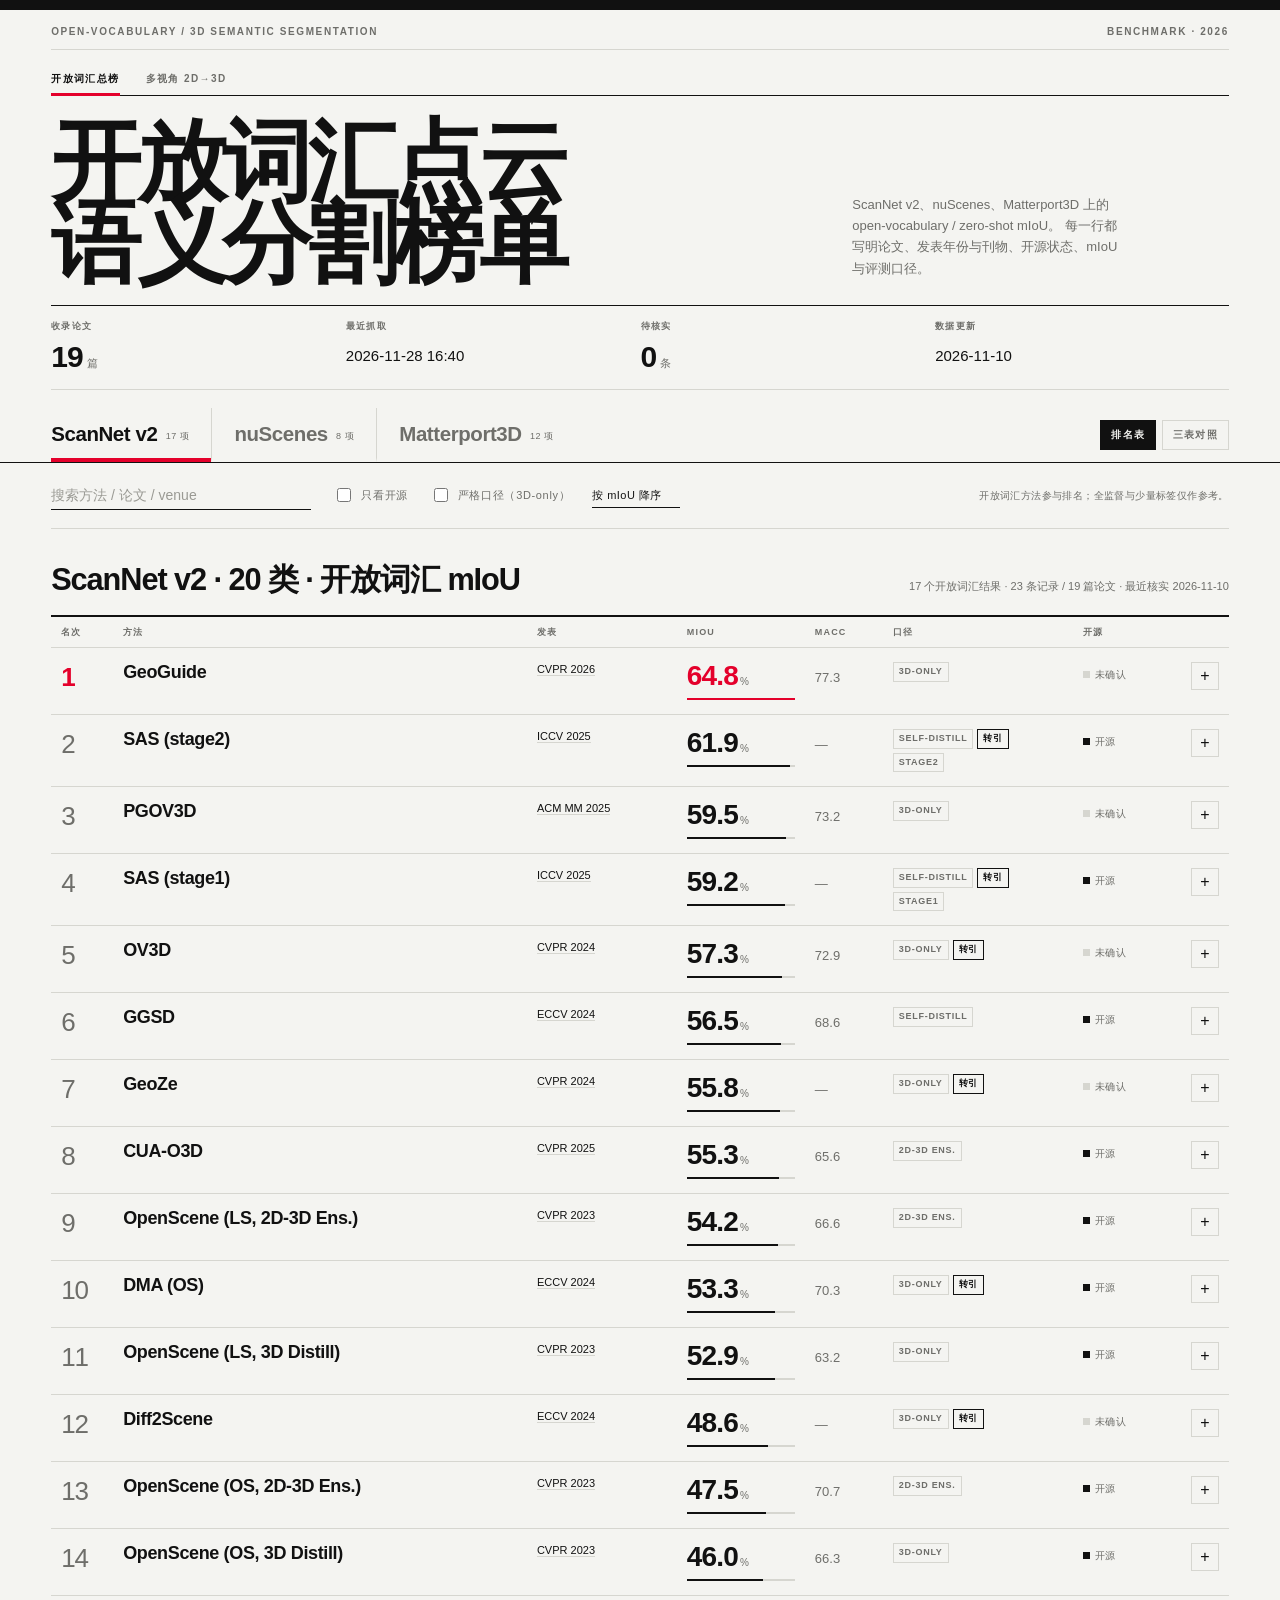
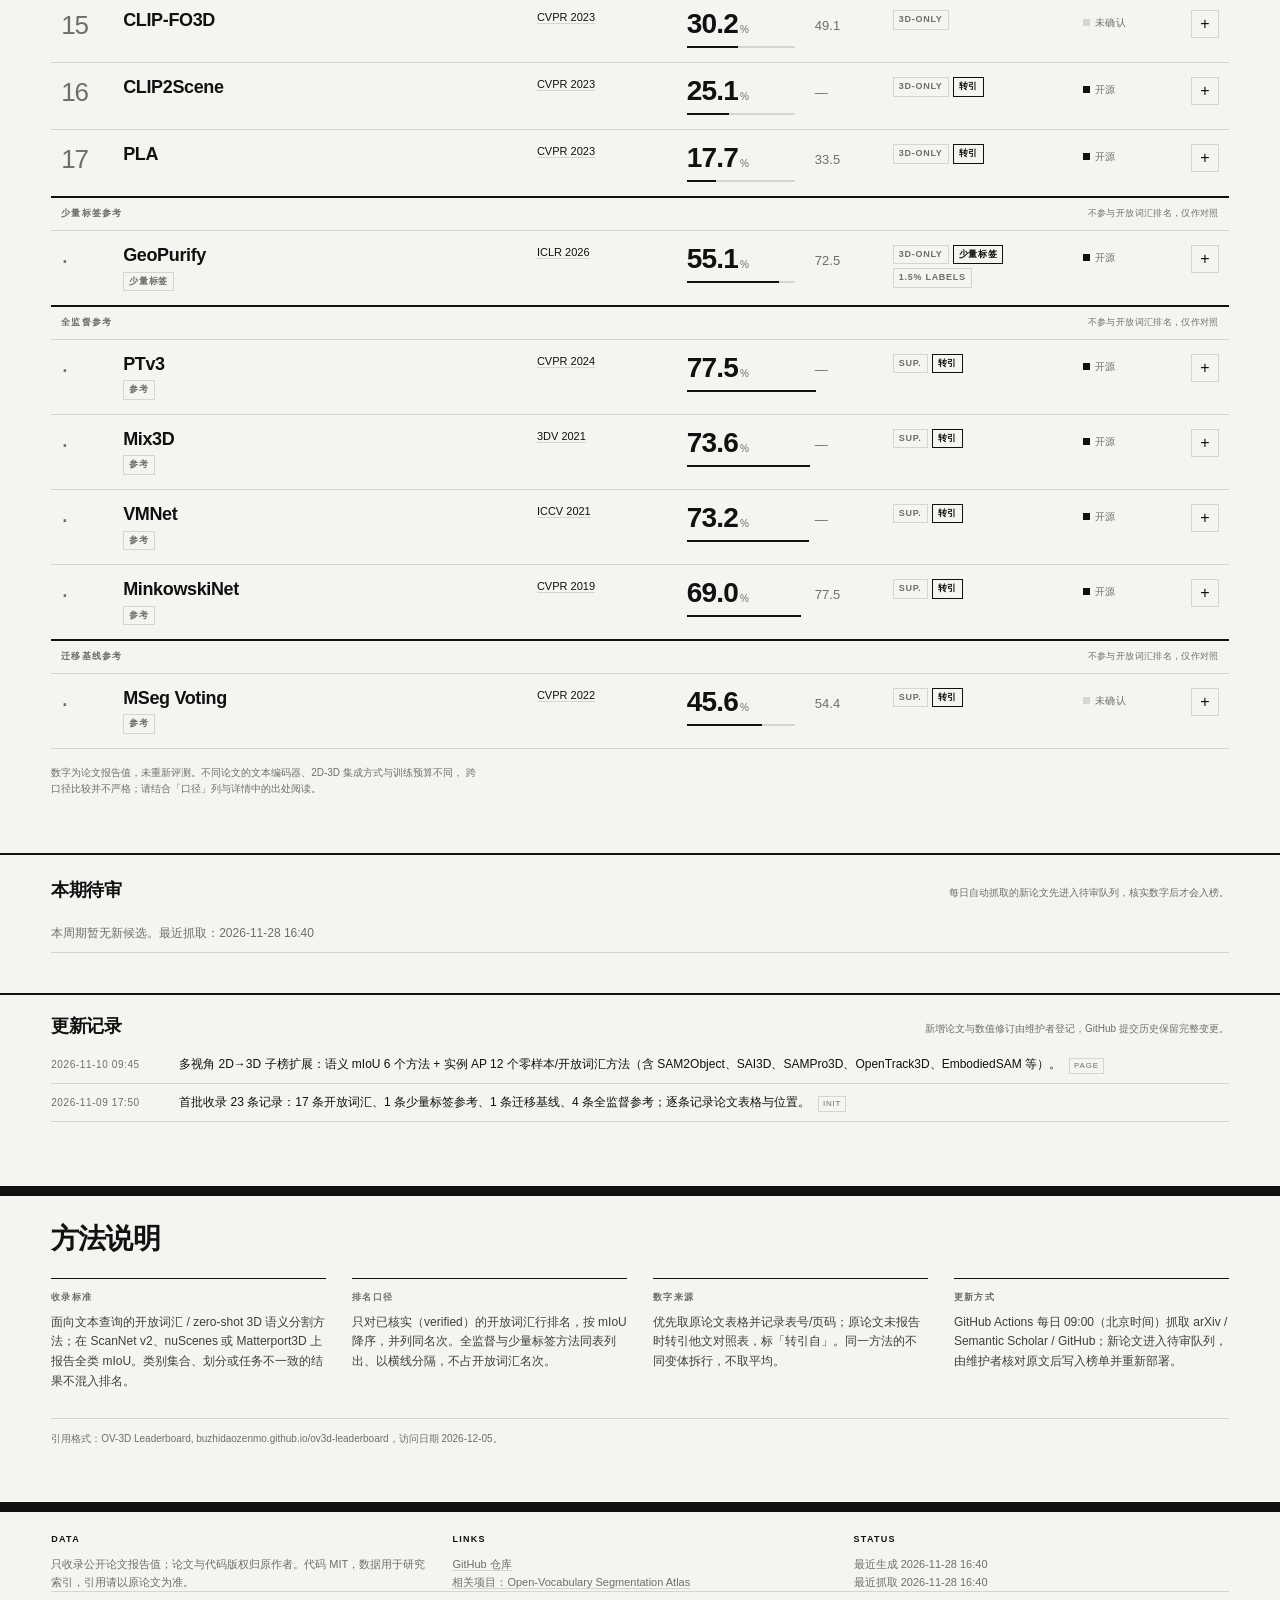
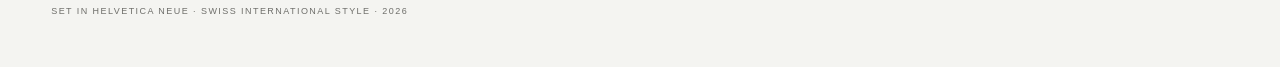
<file: index.html>
<!doctype html>
<html lang="zh-CN">
<head>
  <meta charset="utf-8">
  <meta name="viewport" content="width=device-width, initial-scale=1">
  <title>开放词汇点云语义分割榜单 · OV-3D Leaderboard</title>
  <meta name="description" content="ScanNet v2、nuScenes、Matterport3D 三个数据集上的开放词汇点云语义分割 mIoU 榜单，标注论文、会议/期刊、年份、开源状态与评测口径，每日自动检查更新。">
  <meta name="color-scheme" content="light">
  <meta property="og:title" content="开放词汇点云语义分割榜单">
  <meta property="og:description" content="ScanNet v2 / nuScenes / Matterport3D 的 open-vocabulary 3D 语义分割 mIoU，含论文、venue、开源状态与口径。">
  <meta property="og:type" content="website">
  <link rel="icon" href="assets/favicon.svg" type="image/svg+xml">
  <link rel="stylesheet" href="assets/style.css">
</head>
<body>
  <a class="skip" href="#main">跳到正文</a>

  <header class="masthead wrap">
    <div class="kicker">
      <span>OPEN-VOCABULARY / 3D SEMANTIC SEGMENTATION</span>
      <span>BENCHMARK · <span id="kicker-year">2026</span></span>
    </div>
    <nav class="sitenav" aria-label="榜单切换">
      <a href="index.html" aria-current="page">开放词汇总榜</a>
      <a href="multiview.html">多视角 2D→3D</a>
    </nav>

    <div class="masthead-grid">
      <h1>开放词汇点云<br>语义分割榜单</h1>
      <p class="lede">
        ScanNet v2、nuScenes、Matterport3D 上的 open-vocabulary / zero-shot mIoU。
        每一行都写明论文、发表年份与刊物、开源状态、mIoU 与评测口径。
      </p>
    </div>
    <dl class="stats" aria-label="数据概览">
      <div>
        <dt>收录论文</dt>
        <dd><span id="stat-papers">—</span><small>篇</small></dd>
      </div>
      <div>
        <dt>最近抓取</dt>
        <dd id="stat-check" class="stat-date">—</dd>
      </div>
      <div>
        <dt>待核实</dt>
        <dd><span id="stat-pending">—</span><small>条</small></dd>
      </div>
      <div>
        <dt>数据更新</dt>
        <dd id="stat-updated" class="stat-date">—</dd>
      </div>
    </dl>
  </header>

  <nav class="tabs wrap" aria-label="数据集">
    <div class="tablist" role="tablist" aria-label="选择数据集">
      <button class="tab" role="tab" data-dataset="scannet_v2" aria-selected="true">
        ScanNet v2 <sup>20 类</sup>
      </button>
      <button class="tab" role="tab" data-dataset="nuscenes" aria-selected="false">
        nuScenes <sup>16 类</sup>
      </button>
      <button class="tab" role="tab" data-dataset="matterport3d" aria-selected="false">
        Matterport3D <sup>21 类</sup>
      </button>
    </div>
    <div class="viewswitch" role="group" aria-label="视图">
      <button class="ghost" data-view="table" aria-pressed="true">排名表</button>
      <button class="ghost" data-view="matrix" aria-pressed="false">三表对照</button>
    </div>
  </nav>

  <main id="main" class="wrap">
    <section id="view-table" aria-labelledby="table-caption">
      <div class="toolbar">
        <label class="search">
          <span class="sr">搜索方法或论文</span>
          <input id="search" type="search" placeholder="搜索方法 / 论文 / venue" autocomplete="off">
        </label>
        <label class="check"><input id="only-open" type="checkbox"> 只看开源</label>
        <label class="check"><input id="only-3d" type="checkbox"> 严格口径（3D-only）</label>
        <label class="select">
          <span class="sr">排序</span>
          <select id="sort">
            <option value="miou">按 mIoU 降序</option>
            <option value="year">按年份降序</option>
            <option value="name">按方法名</option>
          </select>
        </label>
        <p class="toolbar-note">开放词汇方法参与排名；全监督与少量标签仅作参考。</p>
      </div>

      <div class="caption-row">
        <h2 id="table-caption">—</h2>
        <p id="table-sub">—</p>
      </div>

      <div class="tablewrap">
        <table class="board" id="board">
          <thead>
            <tr>
              <th scope="col" class="c-rank">名次</th>
              <th scope="col">方法</th>
              <th scope="col" class="c-venue">发表</th>
              <th scope="col" class="c-miou">mIoU</th>
              <th scope="col" class="c-macc">mAcc</th>
              <th scope="col" class="c-proto">口径</th>
              <th scope="col" class="c-code">开源</th>
              <th scope="col" class="c-more"><span class="sr">详情</span></th>
            </tr>
          </thead>
          <tbody id="board-body"></tbody>
        </table>
        <p class="empty" id="empty" hidden>没有符合当前筛选的结果。</p>
      </div>

      <p class="caveat">
        数字为论文报告值，未重新评测。不同论文的文本编码器、2D-3D 集成方式与训练预算不同，
        跨口径比较并不严格；请结合「口径」列与详情中的出处阅读。
      </p>
    </section>

    <section id="view-matrix" hidden aria-labelledby="matrix-caption">
      <div class="caption-row">
        <h2 id="matrix-caption">三表对照</h2>
        <p id="matrix-sub">按 ScanNet v2 排序；各列最高值以红色下划线标出。</p>
      </div>
      <div class="tablewrap">
        <table class="board matrix" id="matrix-board">
          <thead>
            <tr>
              <th scope="col">方法</th>
              <th scope="col" class="c-venue">发表</th>
              <th scope="col" class="c-miou">ScanNet v2</th>
              <th scope="col" class="c-miou">nuScenes</th>
              <th scope="col" class="c-miou">Matterport3D</th>
              <th scope="col" class="c-code">开源</th>
            </tr>
          </thead>
          <tbody id="matrix-body"></tbody>
        </table>
      </div>
    </section>
  </main>

  <aside class="pending wrap" aria-labelledby="pending-title">
    <div class="pending-head">
      <h2 id="pending-title">本期待审</h2>
      <p id="pending-note">每日自动抓取的新论文先进入待审队列，核实数字后才会入榜。</p>
    </div>
    <ul id="pending-list" class="pending-list"></ul>
  </aside>

  <section class="changelog wrap" aria-labelledby="changelog-title">
    <div class="log-head">
      <h2 id="changelog-title">更新记录</h2>
      <p>新增论文与数值修订由维护者登记，GitHub 提交历史保留完整变更。</p>
    </div>
    <ol id="changelog-list" class="log-list"></ol>
  </section>

  <section class="method wrap" aria-labelledby="method-title">
    <h2 id="method-title">方法说明</h2>
    <div class="method-grid">
      <div>
        <h3>收录标准</h3>
        <p>面向文本查询的开放词汇 / zero-shot 3D 语义分割方法；在 ScanNet v2、nuScenes 或 Matterport3D 上报告全类 mIoU。类别集合、划分或任务不一致的结果不混入排名。</p>
      </div>
      <div>
        <h3>排名口径</h3>
        <p>只对已核实（verified）的开放词汇行排名，按 mIoU 降序，并列同名次。全监督与少量标签方法同表列出、以横线分隔，不占开放词汇名次。</p>
      </div>
      <div>
        <h3>数字来源</h3>
        <p>优先取原论文表格并记录表号/页码；原论文未报告时转引他文对照表，标「转引自」。同一方法的不同变体拆行，不取平均。</p>
      </div>
      <div>
        <h3>更新方式</h3>
        <p>GitHub Actions 每日 09:00（北京时间）抓取 arXiv / Semantic Scholar / GitHub；新论文进入待审队列，由维护者核对原文后写入榜单并重新部署。</p>
      </div>
    </div>
    <p class="cite">引用格式：OV-3D Leaderboard, <span id="cite-url">buzhidaozenmo.github.io/ov3d-leaderboard</span>，访问日期 <span id="cite-date">—</span>。</p>
  </section>

  <footer class="footer wrap">
    <div class="footer-grid">
      <div>
        <p class="foot-label">DATA</p>
        <p>只收录公开论文报告值；论文与代码版权归原作者。代码 MIT，数据用于研究索引，引用请以原论文为准。</p>
      </div>
      <div>
        <p class="foot-label">LINKS</p>
        <p><a href="https://github.com/buzhidaozenmo/ov3d-leaderboard">GitHub 仓库</a><br>
           <a href="https://buzhidaozenmo.github.io/Open-Vocabulary-Segmentation-Atlas/">相关项目：Open-Vocabulary Segmentation Atlas</a></p>
      </div>
      <div>
        <p class="foot-label">STATUS</p>
        <p>最近生成 <span id="foot-generated">—</span><br>
           最近抓取 <span id="foot-checked">—</span><br>
           <span id="foot-error" class="foot-error" hidden></span></p>
      </div>
    </div>
    <p class="colophon">SET IN HELVETICA NEUE · SWISS INTERNATIONAL STYLE · <span id="foot-year">2026</span></p>
  </footer>

  <script src="data/leaderboard.js"></script>
  <script src="assets/app.js"></script>
</body>
</html>
</file>
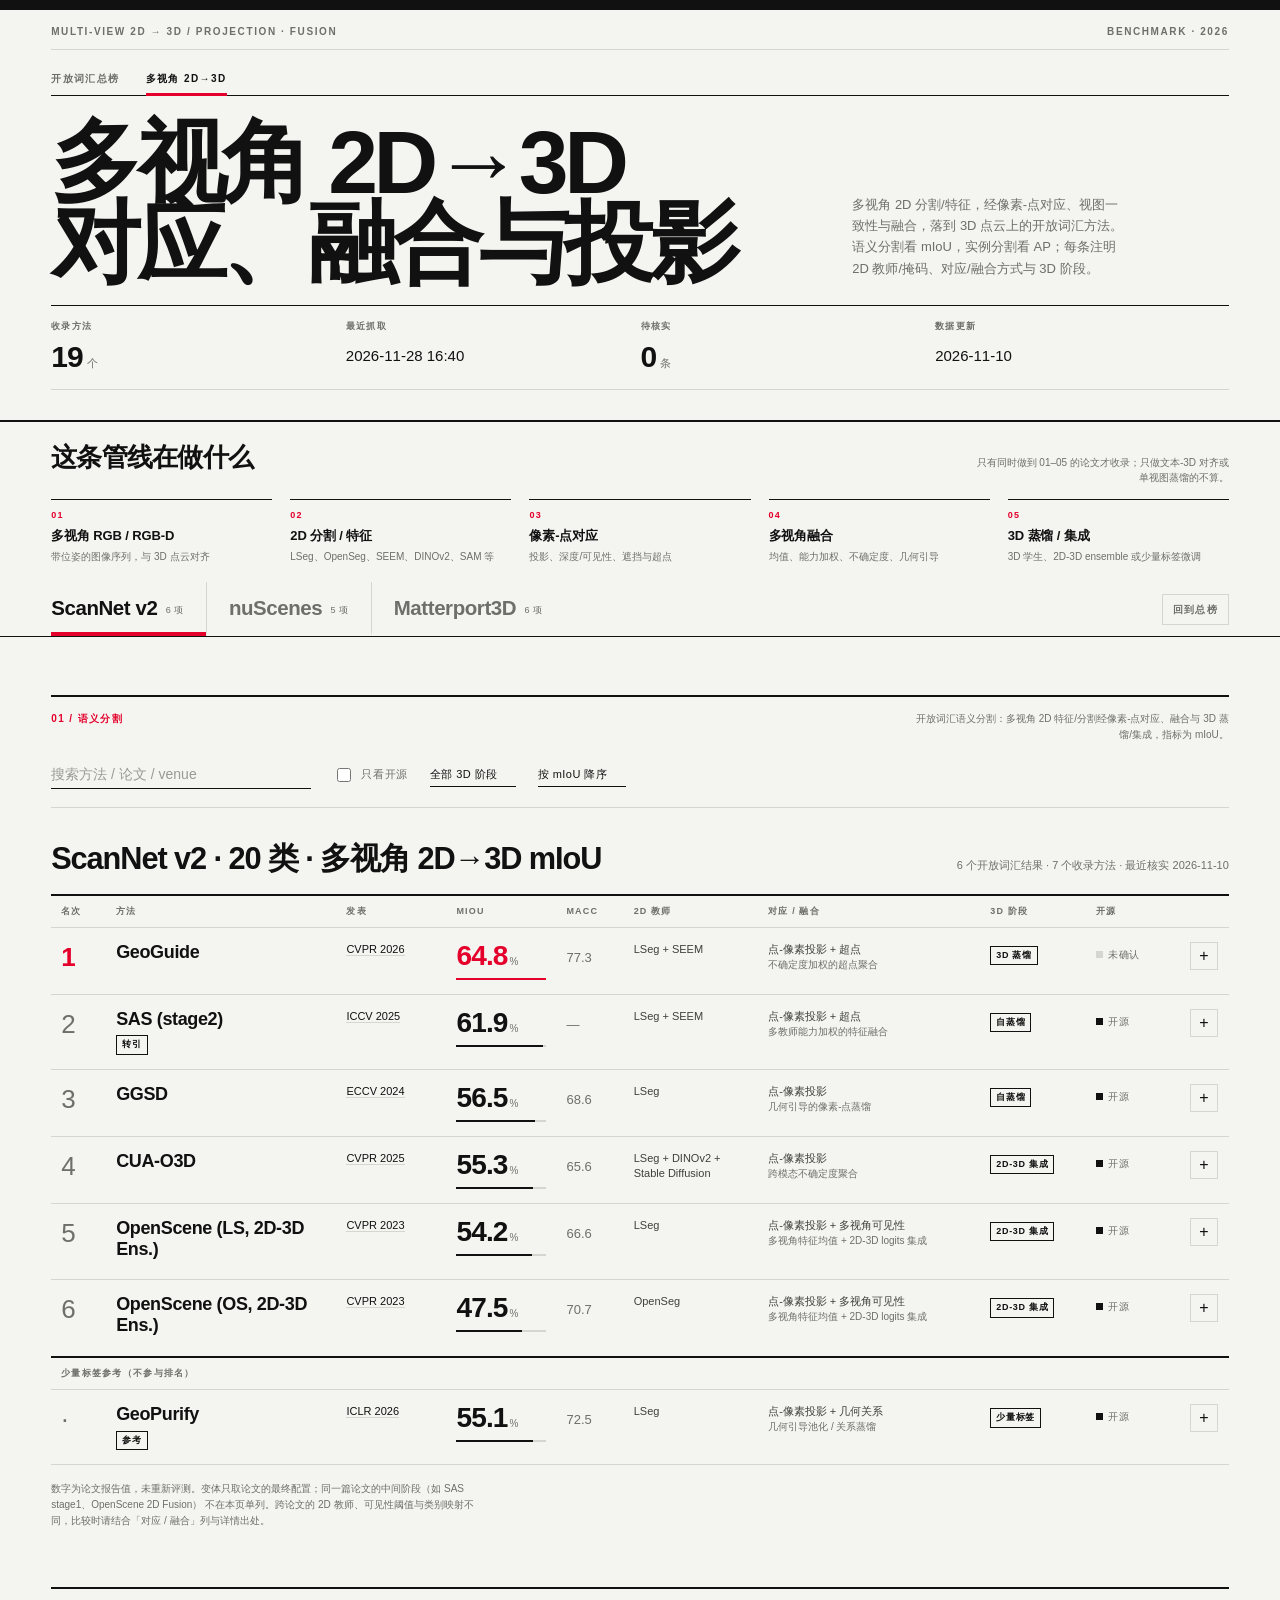
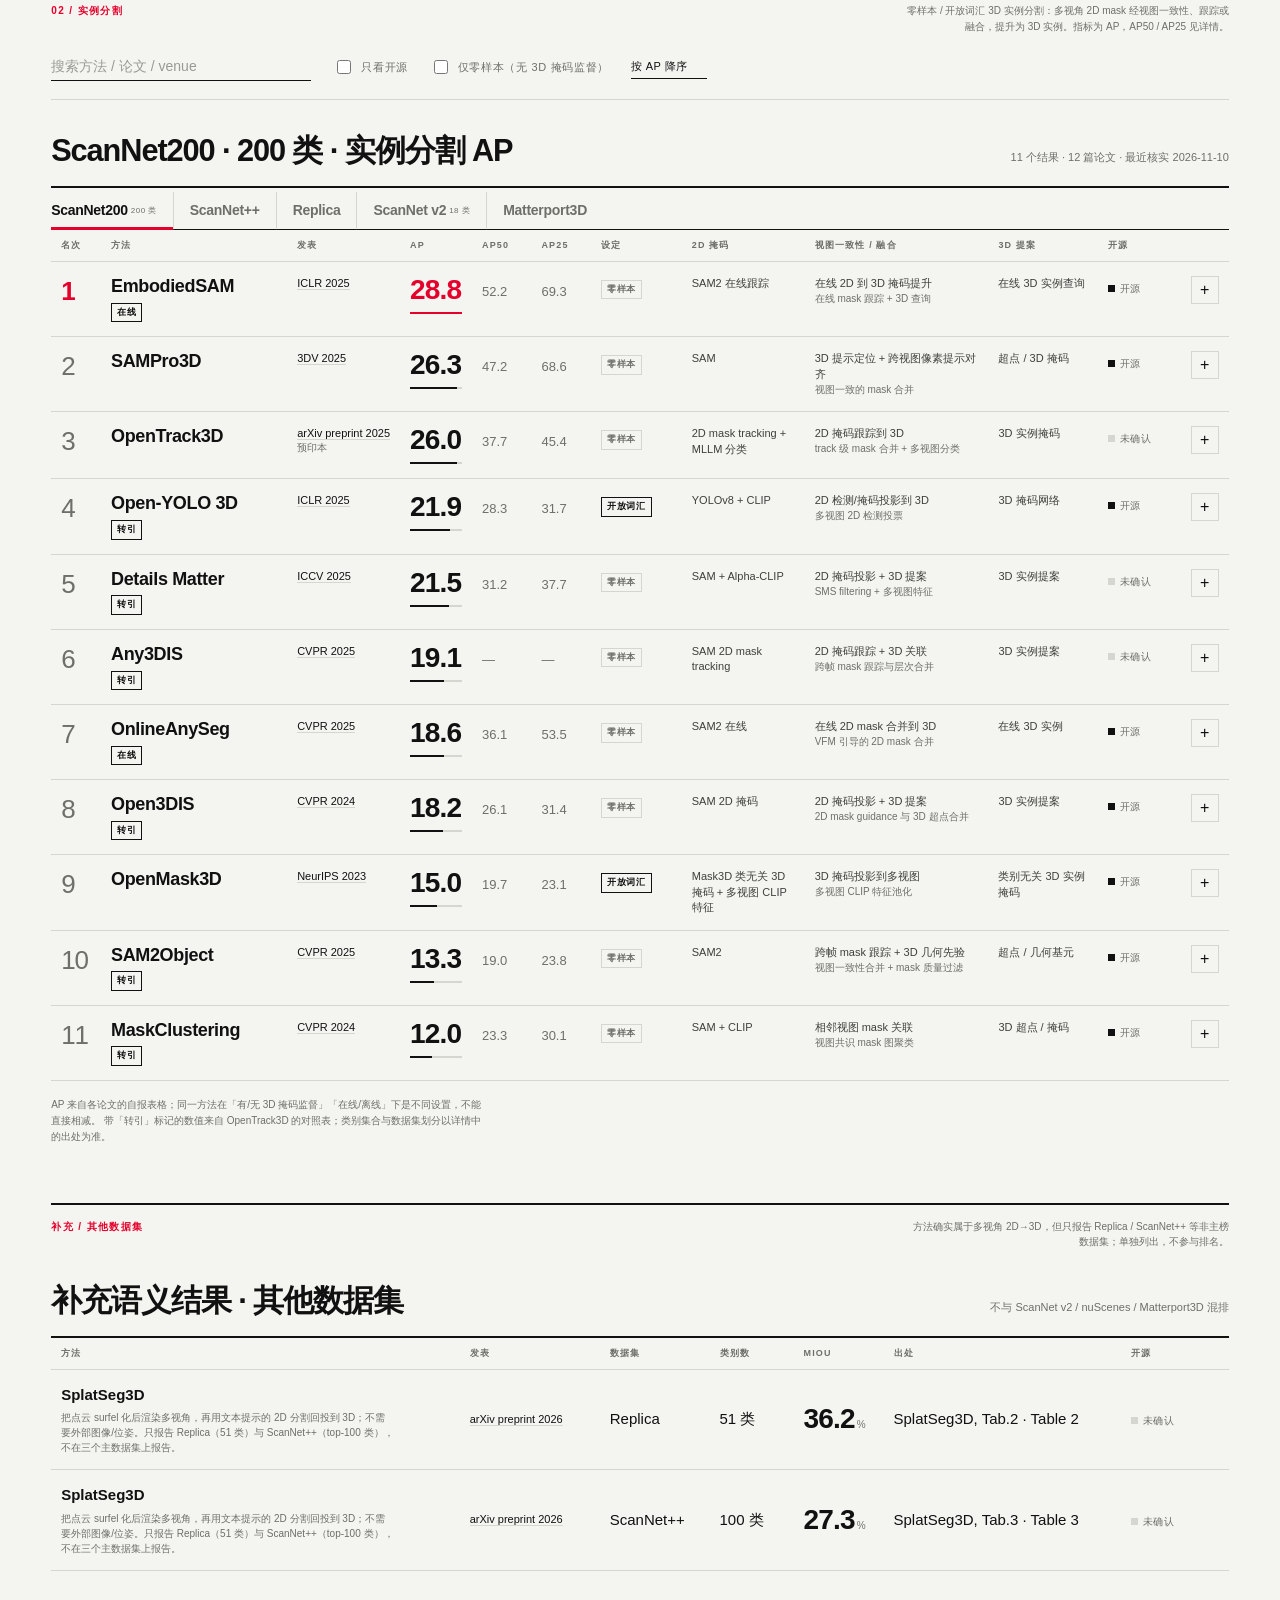
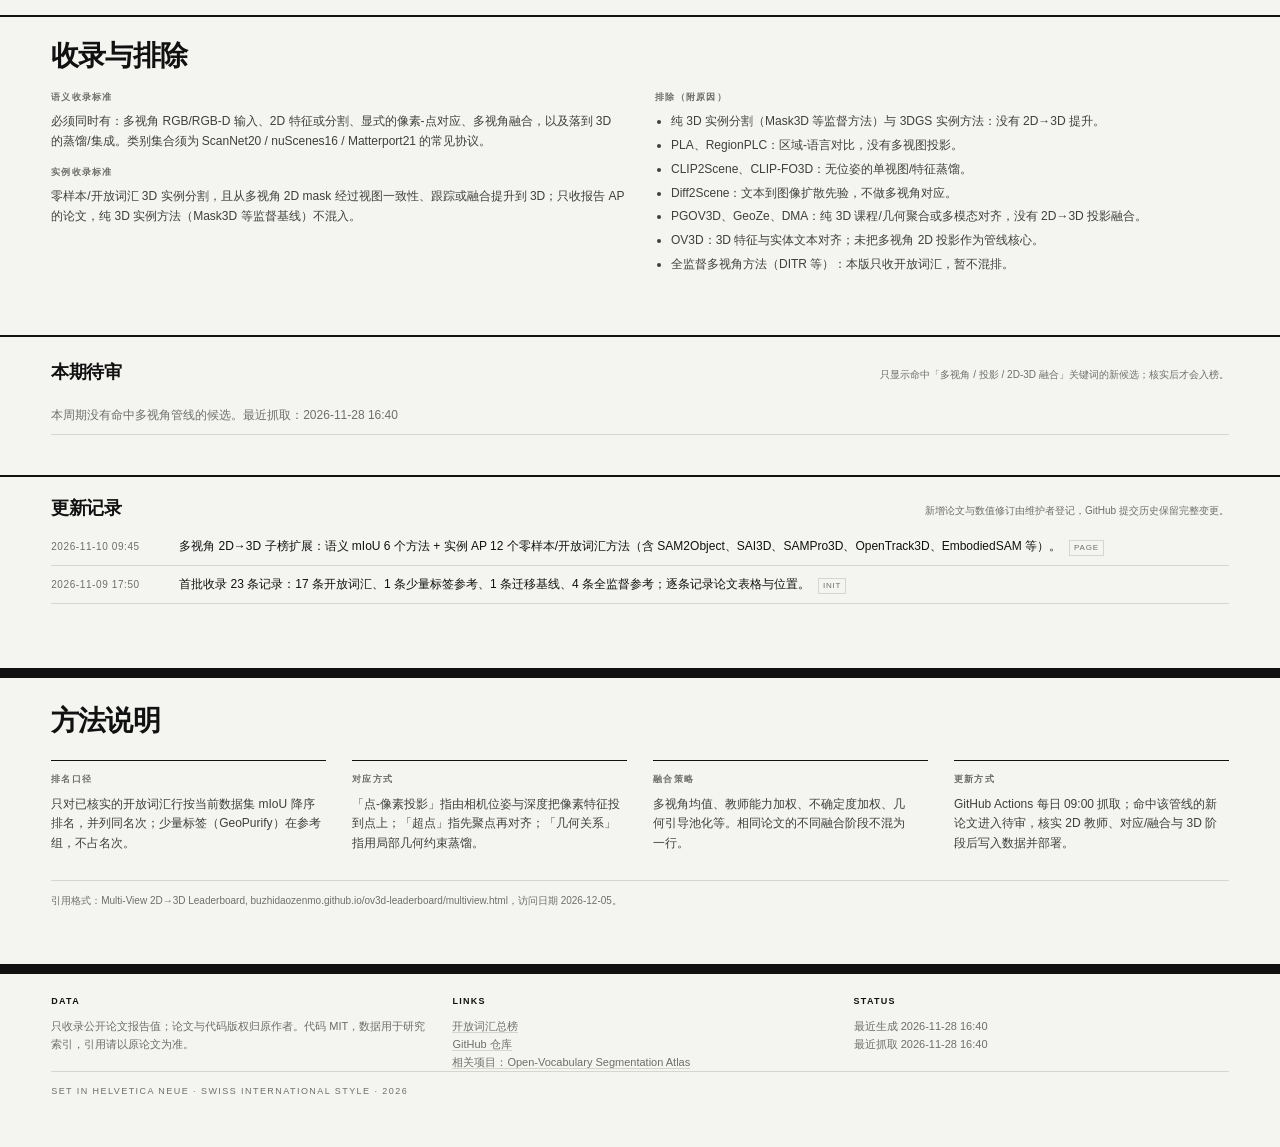
<file: multiview.html>
<!doctype html>
<html lang="zh-CN">
<head>
  <meta charset="utf-8">
  <meta name="viewport" content="width=device-width, initial-scale=1">
  <title>多视角 2D→3D 榜单 · 语义 mIoU / 实例 AP</title>
  <meta name="description" content="多视角 2D 对应与融合、投影到 3D 的开放词汇榜单：语义分割 mIoU（ScanNet v2/nuScenes/Matterport3D）与零样本 3D 实例分割 AP（ScanNet200/ScanNet++/Replica 等），标注 2D 教师或掩码、视图一致性/融合、3D 阶段与开源状态。">
  <meta name="color-scheme" content="light">
  <meta property="og:title" content="多视角 2D→3D 点云分割榜单">
  <meta property="og:description" content="多视角 2D 对应、融合与投影到 3D 点云的开放词汇方法，按 ScanNet v2 / nuScenes / Matterport3D 的最终 mIoU 排名。">
  <meta property="og:type" content="website">
  <link rel="icon" href="assets/favicon.svg" type="image/svg+xml">
  <link rel="stylesheet" href="assets/style.css">
</head>
<body>
  <a class="skip" href="#main">跳到正文</a>

  <header class="masthead wrap">
    <div class="kicker">
      <span>MULTI-VIEW 2D → 3D / PROJECTION · FUSION</span>
      <span>BENCHMARK · <span id="kicker-year">2026</span></span>
    </div>

    <nav class="sitenav" aria-label="榜单切换">
      <a href="index.html">开放词汇总榜</a>
      <a href="multiview.html" aria-current="page">多视角 2D→3D</a>
    </nav>

    <div class="masthead-grid">
      <h1>多视角 2D→3D<br>对应、融合与投影</h1>
      <p class="lede">
        多视角 2D 分割/特征，经像素-点对应、视图一致性与融合，落到 3D 点云上的开放词汇方法。
        语义分割看 mIoU，实例分割看 AP；每条注明 2D 教师/掩码、对应/融合方式与 3D 阶段。
      </p>
    </div>
    <dl class="stats" aria-label="数据概览">
      <div>
        <dt>收录方法</dt>
        <dd><span id="stat-methods">—</span><small>个</small></dd>
      </div>
      <div>
        <dt>最近抓取</dt>
        <dd id="stat-check" class="stat-date">—</dd>
      </div>
      <div>
        <dt>待核实</dt>
        <dd><span id="stat-pending">—</span><small>条</small></dd>
      </div>
      <div>
        <dt>数据更新</dt>
        <dd id="stat-updated" class="stat-date">—</dd>
      </div>
    </dl>
  </header>

  <section class="pipeline wrap" aria-labelledby="pipeline-title">
    <div class="pipeline-head">
      <h2 id="pipeline-title">这条管线在做什么</h2>
      <p>只有同时做到 01–05 的论文才收录；只做文本-3D 对齐或单视图蒸馏的不算。</p>
    </div>
    <ol class="pipeline-steps">
      <li class="step">
        <b>01</b>
        <strong>多视角 RGB / RGB-D</strong>
        <span>带位姿的图像序列，与 3D 点云对齐</span>
      </li>
      <li class="step">
        <b>02</b>
        <strong>2D 分割 / 特征</strong>
        <span>LSeg、OpenSeg、SEEM、DINOv2、SAM 等</span>
      </li>
      <li class="step">
        <b>03</b>
        <strong>像素-点对应</strong>
        <span>投影、深度/可见性、遮挡与超点</span>
      </li>
      <li class="step">
        <b>04</b>
        <strong>多视角融合</strong>
        <span>均值、能力加权、不确定度、几何引导</span>
      </li>
      <li class="step">
        <b>05</b>
        <strong>3D 蒸馏 / 集成</strong>
        <span>3D 学生、2D-3D ensemble 或少量标签微调</span>
      </li>
    </ol>
  </section>

  <nav class="tabs wrap" aria-label="数据集">
    <div class="tablist" role="tablist" aria-label="选择数据集">
      <button class="tab" role="tab" data-dataset="scannet_v2" aria-selected="true">
        ScanNet v2 <sup>20 类</sup>
      </button>
      <button class="tab" role="tab" data-dataset="nuscenes" aria-selected="false">
        nuScenes <sup>16 类</sup>
      </button>
      <button class="tab" role="tab" data-dataset="matterport3d" aria-selected="false">
        Matterport3D <sup>21 类</sup>
      </button>
    </div>
    <div class="viewswitch" role="group" aria-label="视图">
      <a class="ghost" href="index.html">回到总榜</a>
    </div>
  </nav>

  <main id="main" class="wrap">
    <section id="semantic" aria-labelledby="table-caption">
      <div class="sectionbreak">
        <span>01 / 语义分割</span>
        <p>开放词汇语义分割：多视角 2D 特征/分割经像素-点对应、融合与 3D 蒸馏/集成，指标为 mIoU。</p>
      </div>
      <div class="toolbar">
        <label class="search">
          <span class="sr">搜索方法或论文</span>
          <input id="search" type="search" placeholder="搜索方法 / 论文 / venue" autocomplete="off">
        </label>
        <label class="check"><input id="only-open" type="checkbox"> 只看开源</label>
        <label class="select">
          <span class="sr">3D 阶段</span>
          <select id="stage-filter">
            <option value="all">全部 3D 阶段</option>
            <option value="3d_distill">3D 蒸馏</option>
            <option value="self_distill">自蒸馏</option>
            <option value="2d3d_ensemble">2D-3D 集成</option>
            <option value="few_label">少量标签</option>
          </select>
        </label>
        <label class="select">
          <span class="sr">排序</span>
          <select id="sort">
            <option value="miou">按 mIoU 降序</option>
            <option value="year">按年份降序</option>
            <option value="name">按方法名</option>
          </select>
        </label>
      </div>

      <div class="caption-row">
        <h2 id="table-caption">—</h2>
        <p id="table-sub">—</p>
      </div>

      <div class="tablewrap">
        <table class="board mv-board" id="board">
          <thead>
            <tr>
              <th scope="col" class="c-rank">名次</th>
              <th scope="col" class="c-method">方法</th>
              <th scope="col" class="c-venue">发表</th>
              <th scope="col" class="c-miou">mIoU</th>
              <th scope="col" class="c-macc">mAcc</th>
              <th scope="col" class="c-teacher">2D 教师</th>
              <th scope="col" class="c-corr">对应 / 融合</th>
              <th scope="col" class="c-stage">3D 阶段</th>
              <th scope="col" class="c-code">开源</th>
              <th scope="col" class="c-more"><span class="sr">详情</span></th>
            </tr>
          </thead>
          <tbody id="board-body"></tbody>
        </table>
        <p class="empty" id="empty" hidden>没有符合当前筛选的结果。</p>
      </div>

      <p class="caveat">
        数字为论文报告值，未重新评测。变体只取论文的最终配置；同一篇论文的中间阶段（如 SAS stage1、OpenScene 2D Fusion）
        不在本页单列。跨论文的 2D 教师、可见性阈值与类别映射不同，比较时请结合「对应 / 融合」列与详情出处。
      </p>
    </section>

    <section id="instance" aria-labelledby="instance-caption">
      <div class="sectionbreak">
        <span>02 / 实例分割</span>
        <p>零样本 / 开放词汇 3D 实例分割：多视角 2D mask 经视图一致性、跟踪或融合，提升为 3D 实例。指标为 AP，AP50 / AP25 见详情。</p>
      </div>

      <div class="toolbar">
        <label class="search">
          <span class="sr">搜索实例方法或论文</span>
          <input id="inst-search" type="search" placeholder="搜索方法 / 论文 / venue" autocomplete="off">
        </label>
        <label class="check"><input id="inst-only-open" type="checkbox"> 只看开源</label>
        <label class="check"><input id="inst-only-zero" type="checkbox"> 仅零样本（无 3D 掩码监督）</label>
        <label class="select">
          <span class="sr">排序</span>
          <select id="inst-sort">
            <option value="ap">按 AP 降序</option>
            <option value="year">按年份降序</option>
            <option value="name">按方法名</option>
          </select>
        </label>
      </div>

      <div class="caption-row">
        <h2 id="instance-caption">实例分割 · AP</h2>
        <p id="instance-sub">—</p>
      </div>

      <div class="inst-tabs" id="inst-tabs" role="tablist" aria-label="实例分割数据集"></div>

      <div class="tablewrap">
        <table class="board inst-board" id="inst-board">
          <thead>
            <tr>
              <th scope="col" class="c-rank">名次</th>
              <th scope="col" class="c-method">方法</th>
              <th scope="col" class="c-venue">发表</th>
              <th scope="col" class="c-ap">AP</th>
              <th scope="col" class="c-ap50">AP50</th>
              <th scope="col" class="c-ap25">AP25</th>
              <th scope="col" class="c-setting">设定</th>
              <th scope="col" class="c-mask">2D 掩码</th>
              <th scope="col" class="c-corr">视图一致性 / 融合</th>
              <th scope="col" class="c-proposal">3D 提案</th>
              <th scope="col" class="c-code">开源</th>
              <th scope="col" class="c-more"><span class="sr">详情</span></th>
            </tr>
          </thead>
          <tbody id="inst-body"></tbody>
        </table>
        <p class="empty" id="inst-empty" hidden>没有符合当前筛选的结果。</p>
      </div>

      <p class="caveat">
        AP 来自各论文的自报表格；同一方法在「有/无 3D 掩码监督」「在线/离线」下是不同设置，不能直接相减。
        带「转引」标记的数值来自 OpenTrack3D 的对照表；类别集合与数据集划分以详情中的出处为准。
      </p>
    </section>

    <section id="supplement" aria-labelledby="supplement-caption">
      <div class="sectionbreak">
        <span>补充 / 其他数据集</span>
        <p>方法确实属于多视角 2D→3D，但只报告 Replica / ScanNet++ 等非主榜数据集；单独列出，不参与排名。</p>
      </div>
      <div class="caption-row">
        <h2 id="supplement-caption">补充语义结果 · 其他数据集</h2>
        <p>不与 ScanNet v2 / nuScenes / Matterport3D 混排</p>
      </div>
      <div class="tablewrap">
        <table class="board supp-board" id="supp-board">
          <thead>
            <tr>
              <th scope="col">方法</th>
              <th scope="col" class="c-venue">发表</th>
              <th scope="col">数据集</th>
              <th scope="col" class="c-classes">类别数</th>
              <th scope="col" class="c-suppmiou">mIoU</th>
              <th scope="col">出处</th>
              <th scope="col" class="c-code">开源</th>
            </tr>
          </thead>
          <tbody id="supp-body"></tbody>
        </table>
        <p class="empty" id="supp-empty" hidden>暂无补充结果。</p>
      </div>
    </section>
  </main>

  <section class="scope wrap" aria-labelledby="scope-title">
    <h2 id="scope-title">收录与排除</h2>
    <div class="scope-grid">
      <div>
        <h3>语义收录标准</h3>
        <p>必须同时有：多视角 RGB/RGB-D 输入、2D 特征或分割、显式的像素-点对应、多视角融合，以及落到 3D 的蒸馏/集成。类别集合须为 ScanNet20 / nuScenes16 / Matterport21 的常见协议。</p>
        <h3 style="margin-top:14px">实例收录标准</h3>
        <p>零样本/开放词汇 3D 实例分割，且从多视角 2D mask 经过视图一致性、跟踪或融合提升到 3D；只收报告 AP 的论文，纯 3D 实例方法（Mask3D 等监督基线）不混入。</p>
      </div>
      <div>
        <h3>排除（附原因）</h3>
        <ul>
          <li>纯 3D 实例分割（Mask3D 等监督方法）与 3DGS 实例方法：没有 2D→3D 提升。</li>
          <li>PLA、RegionPLC：区域-语言对比，没有多视图投影。</li>
          <li>CLIP2Scene、CLIP-FO3D：无位姿的单视图/特征蒸馏。</li>
          <li>Diff2Scene：文本到图像扩散先验，不做多视角对应。</li>
          <li>PGOV3D、GeoZe、DMA：纯 3D 课程/几何聚合或多模态对齐，没有 2D→3D 投影融合。</li>
          <li>OV3D：3D 特征与实体文本对齐；未把多视角 2D 投影作为管线核心。</li>
          <li>全监督多视角方法（DITR 等）：本版只收开放词汇，暂不混排。</li>
        </ul>
      </div>
    </div>
  </section>

  <aside class="pending wrap" aria-labelledby="pending-title">
    <div class="pending-head">
      <h2 id="pending-title">本期待审</h2>
      <p>只显示命中「多视角 / 投影 / 2D-3D 融合」关键词的新候选；核实后才会入榜。</p>
    </div>
    <ul id="pending-list" class="pending-list"></ul>
  </aside>

  <section class="changelog wrap" aria-labelledby="changelog-title">
    <div class="log-head">
      <h2 id="changelog-title">更新记录</h2>
      <p>新增论文与数值修订由维护者登记，GitHub 提交历史保留完整变更。</p>
    </div>
    <ol id="changelog-list" class="log-list"></ol>
  </section>

  <section class="method wrap" aria-labelledby="method-title">
    <h2 id="method-title">方法说明</h2>
    <div class="method-grid">
      <div>
        <h3>排名口径</h3>
        <p>只对已核实的开放词汇行按当前数据集 mIoU 降序排名，并列同名次；少量标签（GeoPurify）在参考组，不占名次。</p>
      </div>
      <div>
        <h3>对应方式</h3>
        <p>「点-像素投影」指由相机位姿与深度把像素特征投到点上；「超点」指先聚点再对齐；「几何关系」指用局部几何约束蒸馏。</p>
      </div>
      <div>
        <h3>融合策略</h3>
        <p>多视角均值、教师能力加权、不确定度加权、几何引导池化等。相同论文的不同融合阶段不混为一行。</p>
      </div>
      <div>
        <h3>更新方式</h3>
        <p>GitHub Actions 每日 09:00 抓取；命中该管线的新论文进入待审，核实 2D 教师、对应/融合与 3D 阶段后写入数据并部署。</p>
      </div>
    </div>
    <p class="cite">引用格式：Multi-View 2D→3D Leaderboard, <span id="cite-url">buzhidaozenmo.github.io/ov3d-leaderboard/multiview.html</span>，访问日期 <span id="cite-date">—</span>。</p>
  </section>

  <footer class="footer wrap">
    <div class="footer-grid">
      <div>
        <p class="foot-label">DATA</p>
        <p>只收录公开论文报告值；论文与代码版权归原作者。代码 MIT，数据用于研究索引，引用请以原论文为准。</p>
      </div>
      <div>
        <p class="foot-label">LINKS</p>
        <p><a href="index.html">开放词汇总榜</a><br>
           <a href="https://github.com/buzhidaozenmo/ov3d-leaderboard">GitHub 仓库</a><br>
           <a href="https://buzhidaozenmo.github.io/Open-Vocabulary-Segmentation-Atlas/">相关项目：Open-Vocabulary Segmentation Atlas</a></p>
      </div>
      <div>
        <p class="foot-label">STATUS</p>
        <p>最近生成 <span id="foot-generated">—</span><br>
           最近抓取 <span id="foot-checked">—</span><br>
           <span id="foot-error" class="foot-error" hidden></span></p>
      </div>
    </div>
    <p class="colophon">SET IN HELVETICA NEUE · SWISS INTERNATIONAL STYLE · <span id="foot-year">2026</span></p>
  </footer>

  <script src="data/leaderboard.js"></script>
  <script src="assets/mv.js"></script>
  <script src="assets/instance.js"></script>
  <script src="assets/supplement.js"></script>
</body>
</html>
</file>
<file: assets/style.css>
:root {
  --paper: #f4f4f1;
  --ink: #111111;
  --muted: #6e6e6a;
  --rule: #d6d6d0;
  --wash: #e9e9e5;
  --red: #e4002b;
  --wrap: 1400px;
  --gutter: clamp(20px, 4vw, 56px);
  --font: "Helvetica Neue", Helvetica, Arial, "PingFang SC", "Noto Sans SC", sans-serif;
}

* { box-sizing: border-box; }

[hidden] { display: none !important; }

html { scroll-behavior: smooth; }

body {
  margin: 0;
  background: var(--paper);
  color: var(--ink);
  font-family: var(--font);
  font-size: 15px;
  line-height: 1.5;
  -webkit-font-smoothing: antialiased;
  text-rendering: optimizeLegibility;
}

a { color: inherit; }
a:hover { color: var(--red); }

.wrap {
  max-width: var(--wrap);
  margin: 0 auto;
  padding-left: var(--gutter);
  padding-right: var(--gutter);
}

.sr {
  position: absolute;
  width: 1px;
  height: 1px;
  overflow: hidden;
  clip: rect(0 0 0 0);
  white-space: nowrap;
}

.skip {
  position: absolute;
  left: -999px;
  top: 0;
  background: var(--ink);
  color: var(--paper);
  padding: 10px 14px;
  z-index: 20;
}
.skip:focus { left: 12px; top: 12px; }

:focus-visible {
  outline: 2px solid var(--red);
  outline-offset: 2px;
}

/* ---------- masthead ---------- */

.masthead {
  border-top: 10px solid var(--ink);
  padding-top: 14px;
}

.kicker {
  display: flex;
  justify-content: space-between;
  gap: 24px;
  border-bottom: 1px solid var(--rule);
  padding-bottom: 10px;
  font-size: 10px;
  font-weight: 700;
  letter-spacing: 0.16em;
  text-transform: uppercase;
  color: var(--muted);
}

.masthead-grid {
  display: grid;
  grid-template-columns: repeat(12, minmax(0, 1fr));
  gap: 24px;
  align-items: end;
}

h1 {
  grid-column: 1 / span 8;
  margin: 26px 0 22px;
  font-size: clamp(42px, 7vw, 104px);
  line-height: 0.9;
  letter-spacing: -0.05em;
  font-weight: 700;
}

.lede {
  grid-column: 9 / span 4;
  margin: 0 0 26px;
  max-width: 38ch;
  font-size: 13px;
  line-height: 1.65;
  color: var(--muted);
  text-wrap: pretty;
}

.stats {
  display: grid;
  grid-template-columns: repeat(4, minmax(0, 1fr));
  gap: 1px;
  margin: 0;
  border-top: 1px solid var(--ink);
  border-bottom: 1px solid var(--rule);
}

.stats > div {
  padding: 14px 18px 16px 0;
  min-width: 0;
}

.stats dt {
  font-size: 9px;
  font-weight: 700;
  letter-spacing: 0.14em;
  text-transform: uppercase;
  color: var(--muted);
  margin-bottom: 6px;
}

.stats dd {
  margin: 0;
  font-size: 30px;
  font-weight: 700;
  letter-spacing: -0.03em;
  font-variant-numeric: tabular-nums;
  line-height: 1.1;
}

.stats dd small {
  font-size: 11px;
  font-weight: 500;
  letter-spacing: 0;
  color: var(--muted);
  margin-left: 4px;
}

.stats .stat-date {
  font-size: 15px;
  font-weight: 500;
  letter-spacing: 0;
  padding-top: 8px;
  font-variant-numeric: tabular-nums;
}

/* ---------- site nav ---------- */

.sitenav {
  display: flex;
  gap: 26px;
  margin-top: 12px;
  border-bottom: 1px solid var(--ink);
}

.sitenav a {
  display: inline-block;
  padding: 9px 0 7px;
  margin-bottom: -1px;
  border-bottom: 3px solid transparent;
  font-size: 10px;
  font-weight: 700;
  letter-spacing: 0.14em;
  text-transform: uppercase;
  color: var(--muted);
  text-decoration: none;
  white-space: nowrap;
}

.sitenav a[aria-current="page"] {
  color: var(--ink);
  border-bottom-color: var(--red);
}

.sitenav a:hover { color: var(--ink); }

/* ---------- pipeline ---------- */

.pipeline {
  margin-top: 30px;
  border-top: 2px solid var(--ink);
  padding-top: 16px;
}

.pipeline-head {
  display: flex;
  align-items: baseline;
  justify-content: space-between;
  gap: 24px;
  margin-bottom: 14px;
}

.pipeline-head h2 { margin: 0; font-size: clamp(18px, 2vw, 26px); letter-spacing: -0.03em; }
.pipeline-head p { margin: 0; max-width: 46ch; text-align: right; font-size: 10px; color: var(--muted); }

.pipeline-steps {
  display: grid;
  grid-template-columns: repeat(5, minmax(0, 1fr));
  gap: 18px;
  list-style: none;
  margin: 0;
  padding: 0;
}

.step {
  border-top: 1px solid var(--ink);
  padding-top: 9px;
  min-width: 0;
}

.step b {
  display: block;
  font-size: 9px;
  letter-spacing: 0.14em;
  color: var(--red);
  font-weight: 700;
  margin-bottom: 6px;
}

.step strong {
  display: block;
  font-size: 13px;
  line-height: 1.3;
  letter-spacing: -0.01em;
  margin-bottom: 4px;
}

.step span { display: block; font-size: 10px; line-height: 1.5; color: var(--muted); }

/* ---------- multi-view table ---------- */

.board.mv-board .c-rank { width: 54px; }
.board.mv-board .c-method { width: 226px; }
.board.mv-board .c-venue { width: 108px; }
.board.mv-board .c-miou { width: 108px; }
.board.mv-board .c-macc { width: 66px; }
.board.mv-board .c-teacher { width: 132px; }
.board.mv-board .c-corr { width: 218px; }
.board.mv-board .c-stage { width: 104px; }
.board.mv-board .c-code { width: 92px; }
.board.mv-board .c-more { width: 40px; }

.cell-small { display: block; font-size: 11px; line-height: 1.4; color: #3f3f3c; }
.stack span { display: block; font-size: 11px; line-height: 1.45; color: #3f3f3c; }
.stack .muted { font-size: 10px; color: var(--muted); }
.board.mv-board .chip { white-space: nowrap; }

/* ---------- instance section ---------- */

.sectionbreak {
  margin-top: 58px;
  border-top: 2px solid var(--ink);
  padding-top: 14px;
  display: flex;
  align-items: baseline;
  justify-content: space-between;
  gap: 24px;
}

.sectionbreak span {
  font-size: 10px;
  font-weight: 700;
  letter-spacing: 0.14em;
  text-transform: uppercase;
  color: var(--red);
  white-space: nowrap;
}

.sectionbreak p { margin: 0; max-width: 58ch; font-size: 10px; line-height: 1.55; color: var(--muted); text-align: right; }

.inst-tabs {
  display: flex;
  flex-wrap: wrap;
  border-bottom: 1px solid var(--ink);
  margin-top: 4px;
}

.inst-tabs .tab {
  appearance: none;
  background: none;
  border: 0;
  border-bottom: 3px solid transparent;
  padding: 10px 16px 9px 0;
  font-family: inherit;
  font-size: 14px;
  font-weight: 700;
  color: var(--muted);
  cursor: pointer;
  margin-bottom: -1px;
}

.inst-tabs .tab + .tab { padding-left: 16px; border-left: 1px solid var(--rule); }
.inst-tabs .tab[aria-selected="true"] { color: var(--ink); border-bottom-color: var(--red); }
.inst-tabs .tab sup { font-size: 8px; font-weight: 500; color: var(--muted); margin-left: 3px; }

.board.inst-board .c-rank { width: 50px; }
.board.inst-board .c-method { width: 188px; }
.board.inst-board .c-venue { width: 100px; }
.board.inst-board .c-ap { width: 72px; }
.board.inst-board .c-ap50 { width: 60px; }
.board.inst-board .c-ap25 { width: 60px; }
.board.inst-board .c-setting { width: 92px; }
.board.inst-board .c-mask { width: 126px; }
.board.inst-board .c-corr { width: 188px; }
.board.inst-board .c-proposal { width: 112px; }
.board.inst-board .c-code { width: 84px; }
.board.inst-board .c-more { width: 36px; }

/* ---------- supplement ---------- */

.board.supp-board .c-venue { width: 140px; }
.board.supp-board .c-classes { width: 84px; }
.board.supp-board .c-suppmiou { width: 90px; }
.board.supp-board td { vertical-align: middle; }
.board.supp-board .supp-method { font-size: 15px; font-weight: 700; }
.board.supp-board .supp-note { display: block; margin-top: 4px; font-size: 10px; color: var(--muted); line-height: 1.5; max-width: 60ch; }

@media (max-width: 900px) {
  .board.supp-board { display: block; width: 100%; }
  .board.supp-board thead { display: none; }
  .board.supp-board tbody { display: block; }
  .board.supp-board tr.row {
    display: grid;
    grid-template-columns: minmax(0, 1fr) auto;
    grid-template-areas:
      "method venue"
      "dataset classes"
      "miou source"
      "code code";
    column-gap: 14px;
    row-gap: 5px;
    padding: 14px 0;
    border-bottom: 1px solid var(--rule);
  }
  .board.supp-board tr.row td { display: block; border: 0; padding: 0; min-width: 0; width: auto; }
  .board.supp-board .c-method { grid-area: method; }
  .board.supp-board .c-venue { grid-area: venue; justify-self: end; }
  .board.supp-board .c-dataset { grid-area: dataset; }
  .board.supp-board .c-classes { grid-area: classes; justify-self: end; }
  .board.supp-board .c-suppmiou { grid-area: miou; }
  .board.supp-board .c-source { grid-area: source; justify-self: end; font-size: 10px; }
  .board.supp-board .c-code { grid-area: code; }
}

/* ---------- scope ---------- */

.scope {
  margin-top: 44px;
  border-top: 2px solid var(--ink);
  padding-top: 18px;
}

.scope > h2 { margin: 0 0 14px; font-size: clamp(20px, 2.2vw, 30px); letter-spacing: -0.03em; }

.scope-grid {
  display: grid;
  grid-template-columns: repeat(2, minmax(0, 1fr));
  gap: 30px;
}

.scope-grid h3 {
  margin: 0 0 8px;
  font-size: 9px;
  letter-spacing: 0.14em;
  text-transform: uppercase;
  color: var(--muted);
}

.scope-grid p, .scope-grid li { font-size: 12px; line-height: 1.65; color: #3f3f3c; }
.scope-grid p { margin: 0; }
.scope-grid ul { margin: 0; padding-left: 16px; }
.scope-grid li { margin-bottom: 4px; }

/* ---------- tabs ---------- */

.tabs {
  display: flex;
  align-items: stretch;
  justify-content: space-between;
  gap: 20px;
  margin-top: 18px;
  border-bottom: 1px solid var(--ink);
}

.tablist { display: flex; flex-wrap: wrap; gap: 0; }

.tab {
  appearance: none;
  background: none;
  border: 0;
  border-bottom: 4px solid transparent;
  margin: 0;
  padding: 14px 22px 12px 0;
  font-family: inherit;
  font-size: clamp(16px, 1.6vw, 21px);
  font-weight: 700;
  letter-spacing: -0.02em;
  color: var(--muted);
  cursor: pointer;
  text-align: left;
}

.tab + .tab { padding-left: 22px; border-left: 1px solid var(--rule); }

.tab sup {
  font-size: 9px;
  font-weight: 500;
  letter-spacing: 0.06em;
  color: var(--muted);
  margin-left: 3px;
  vertical-align: 2px;
}

.tab[aria-selected="true"] {
  color: var(--ink);
  border-bottom-color: var(--red);
}

.viewswitch { display: flex; align-items: center; gap: 6px; }

.ghost {
  appearance: none;
  text-decoration: none;
  background: none;
  border: 1px solid var(--rule);
  padding: 7px 10px;
  font-family: inherit;
  font-size: 10px;
  font-weight: 700;
  letter-spacing: 0.12em;
  text-transform: uppercase;
  color: var(--muted);
  cursor: pointer;
}

.ghost[aria-pressed="true"] {
  background: var(--ink);
  border-color: var(--ink);
  color: var(--paper);
}

/* ---------- toolbar ---------- */

.toolbar {
  display: flex;
  flex-wrap: wrap;
  align-items: center;
  gap: 14px 22px;
  padding: 18px 0;
  border-bottom: 1px solid var(--rule);
}

.search { flex: 0 1 260px; }

.search input {
  width: 100%;
  border: 0;
  border-bottom: 1px solid var(--ink);
  background: none;
  padding: 6px 0;
  font-family: inherit;
  font-size: 14px;
  color: var(--ink);
}

.search input::placeholder { color: #9a9a94; }
.search input:focus { outline: none; border-bottom-color: var(--red); }

.check {
  display: inline-flex;
  align-items: center;
  gap: 7px;
  font-size: 11px;
  letter-spacing: 0.06em;
  color: var(--muted);
  cursor: pointer;
}

.check input { accent-color: var(--red); width: 14px; height: 14px; }

.select select {
  appearance: none;
  border: 0;
  border-bottom: 1px solid var(--ink);
  background: none;
  padding: 6px 18px 6px 0;
  font-family: inherit;
  font-size: 11px;
  letter-spacing: 0.04em;
  color: var(--ink);
  cursor: pointer;
}

.toolbar-note {
  margin: 0 0 0 auto;
  font-size: 10px;
  letter-spacing: 0.04em;
  color: var(--muted);
}

/* ---------- caption ---------- */

.caption-row {
  display: flex;
  align-items: baseline;
  justify-content: space-between;
  gap: 24px;
  padding: 28px 0 12px;
  border-bottom: 2px solid var(--ink);
}

.caption-row h2 {
  margin: 0;
  font-size: clamp(22px, 2.4vw, 34px);
  letter-spacing: -0.035em;
}

.caption-row p {
  margin: 0;
  text-align: right;
  font-size: 11px;
  color: var(--muted);
}

/* ---------- table ---------- */

.tablewrap { overflow-x: auto; }

.board {
  width: 100%;
  border-collapse: collapse;
  table-layout: auto;
}

.board th {
  padding: 9px 10px 8px;
  border-bottom: 1px solid var(--rule);
  font-size: 9px;
  font-weight: 700;
  letter-spacing: 0.13em;
  text-transform: uppercase;
  color: var(--muted);
  text-align: left;
  white-space: nowrap;
}

.board td {
  padding: 14px 10px;
  border-bottom: 1px solid var(--rule);
  vertical-align: top;
}

.board tbody tr.row:hover { background: var(--wash); }
.board tbody tr.row { cursor: pointer; }

.c-rank { width: 62px; }
.c-miou { width: 128px; }
.c-macc { width: 78px; }
.c-proto { width: 190px; }
.c-code { width: 108px; }
.c-more { width: 40px; }

.rank {
  font-size: 26px;
  font-weight: 400;
  line-height: 1;
  letter-spacing: -0.04em;
  font-variant-numeric: tabular-nums;
  color: var(--muted);
  padding-top: 2px;
}

.rank.first { color: var(--red); font-weight: 700; }

.method-name {
  display: block;
  font-size: 18px;
  font-weight: 700;
  letter-spacing: -0.02em;
  line-height: 1.15;
}

.method-tags {
  display: flex;
  flex-wrap: wrap;
  gap: 4px;
  margin-top: 6px;
}

.venue {
  display: block;
  font-size: 11px;
  font-weight: 500;
  line-height: 1.35;
  white-space: nowrap;
}

.venue a { text-decoration: none; border-bottom: 1px solid var(--rule); }
.venue a:hover { border-bottom-color: var(--red); }
.venue small { display: block; color: var(--muted); font-size: 10px; }

.number {
  display: block;
  font-size: 28px;
  font-weight: 700;
  line-height: 1;
  letter-spacing: -0.03em;
  font-variant-numeric: tabular-nums;
}

.number small {
  font-size: 10px;
  font-weight: 500;
  color: var(--muted);
  letter-spacing: 0;
  margin-left: 2px;
}

.number.best { color: var(--red); }

.bar {
  display: block;
  height: 2px;
  margin-top: 8px;
  background: var(--rule);
  width: 100%;
}

.bar i {
  display: block;
  height: 2px;
  background: var(--ink);
}

.number.best + .bar i { background: var(--red); }

.macc {
  font-size: 13px;
  font-variant-numeric: tabular-nums;
  color: var(--muted);
  padding-top: 6px;
  display: block;
}

.chips { display: flex; flex-wrap: wrap; gap: 4px; }

.chip {
  display: inline-block;
  border: 1px solid var(--rule);
  padding: 2px 5px;
  font-size: 9px;
  font-weight: 700;
  letter-spacing: 0.08em;
  text-transform: uppercase;
  color: var(--muted);
  white-space: nowrap;
}

.chip.warn { border-color: var(--ink); color: var(--ink); }

.code {
  display: inline-flex;
  align-items: center;
  gap: 5px;
  font-size: 10px;
  letter-spacing: 0.04em;
  color: var(--muted);
  text-decoration: none;
  white-space: nowrap;
}

.dot {
  width: 7px;
  height: 7px;
  background: var(--rule);
  display: inline-block;
  flex: none;
}

.code.yes .dot { background: var(--ink); }
.code.partial .dot { background: linear-gradient(135deg, var(--ink) 50%, var(--rule) 50%); }
.code.no .dot { background: var(--paper); border: 1px solid var(--ink); }

.more {
  appearance: none;
  background: none;
  border: 1px solid var(--rule);
  width: 28px;
  height: 28px;
  font-family: inherit;
  font-size: 16px;
  line-height: 1;
  color: var(--ink);
  cursor: pointer;
  padding: 0;
}

tr.row:hover .more { border-color: var(--ink); }

.separator td {
  border-top: 2px solid var(--ink);
  border-bottom: 1px solid var(--rule);
  padding: 9px 10px;
  font-size: 9px;
  font-weight: 700;
  letter-spacing: 0.14em;
  text-transform: uppercase;
  color: var(--muted);
  background: var(--paper);
}

.separator .sep-note {
  float: right;
  letter-spacing: 0.04em;
  text-transform: none;
  font-weight: 400;
}

.details td {
  background: var(--wash);
  padding: 0;
  border-bottom: 1px solid var(--ink);
}

.details-inner {
  display: grid;
  grid-template-columns: minmax(0, 1.35fr) minmax(0, 1fr);
  gap: 28px;
  padding: 24px 26px 28px;
}

.details h4 {
  margin: 0 0 6px;
  font-size: 10px;
  letter-spacing: 0.13em;
  text-transform: uppercase;
  color: var(--muted);
}

.details .title {
  font-size: 16px;
  font-weight: 700;
  line-height: 1.3;
  letter-spacing: -0.015em;
  margin: 0 0 10px;
}

.details p { margin: 0 0 8px; font-size: 12px; line-height: 1.6; color: #3f3f3c; }
.details .links { display: flex; flex-wrap: wrap; gap: 14px; margin-top: 12px; }
.details .links a { font-size: 11px; font-weight: 700; letter-spacing: 0.06em; text-transform: uppercase; border-bottom: 1px solid var(--ink); text-decoration: none; }

.srctable { width: 100%; border-collapse: collapse; font-size: 11px; }
.srctable th, .srctable td { text-align: left; padding: 6px 8px; border-bottom: 1px solid var(--rule); vertical-align: top; }
.srctable th { font-size: 9px; letter-spacing: 0.1em; text-transform: uppercase; color: var(--muted); }
.srctable td.num { font-variant-numeric: tabular-nums; font-weight: 700; white-space: nowrap; }
.srctable .secondary-flag { color: var(--red); font-size: 9px; letter-spacing: 0.06em; }

.empty { padding: 40px 0; color: var(--muted); font-size: 13px; }

.caveat {
  margin: 16px 0 0;
  max-width: 78ch;
  font-size: 10px;
  line-height: 1.6;
  color: var(--muted);
}

/* matrix */

.matrix td { padding: 13px 10px; }
.matrix .num { font-size: 17px; font-weight: 700; font-variant-numeric: tabular-nums; display: block; }
.matrix .num.best { color: var(--red); border-bottom: 2px solid var(--red); display: inline-block; }
.matrix .num.dash { color: var(--rule); font-weight: 400; }
.matrix .m-name { font-size: 13px; font-weight: 700; }
.matrix .m-meta { display: block; font-size: 10px; color: var(--muted); margin-top: 3px; }
.matrix tr.group-start td { border-top: 1px solid var(--ink); }

/* ---------- pending ---------- */

.pending {
  margin-top: 56px;
  border-top: 2px solid var(--ink);
  padding-top: 22px;
}

.pending-head {
  display: flex;
  align-items: baseline;
  justify-content: space-between;
  gap: 24px;
  margin-bottom: 10px;
}

.pending-head h2 { margin: 0; font-size: 18px; letter-spacing: -0.02em; }
.pending-head p { margin: 0; font-size: 10px; color: var(--muted); }

.pending-list { list-style: none; margin: 0; padding: 0; }

.pending-list li {
  display: grid;
  grid-template-columns: 92px minmax(0, 1fr) auto;
  gap: 18px;
  align-items: baseline;
  padding: 10px 0;
  border-bottom: 1px solid var(--rule);
  font-size: 12px;
}

.pending-list .date { font-size: 10px; letter-spacing: 0.06em; color: var(--muted); font-variant-numeric: tabular-nums; }
.pending-list .ptitle { line-height: 1.4; }
.pending-list .ptitle a { text-decoration: none; border-bottom: 1px solid var(--rule); }
.pending-list .ptitle a:hover { border-bottom-color: var(--red); }
.pending-list .kw { font-size: 9px; letter-spacing: 0.06em; text-transform: uppercase; color: var(--muted); white-space: nowrap; }
.pending-empty {
  display: block !important;
  font-size: 12px;
  color: var(--muted);
  padding: 12px 0;
  border-bottom: 1px solid var(--rule);
}

/* ---------- changelog ---------- */

.changelog {
  margin-top: 40px;
  border-top: 2px solid var(--ink);
  padding-top: 18px;
}

.log-head {
  display: flex;
  align-items: baseline;
  justify-content: space-between;
  gap: 24px;
  margin-bottom: 6px;
}

.log-head h2 { margin: 0; font-size: 18px; letter-spacing: -0.02em; }
.log-head p { margin: 0; font-size: 10px; color: var(--muted); text-align: right; }

.log-list { list-style: none; margin: 0; padding: 0; }

.log-list li {
  display: grid;
  grid-template-columns: 110px minmax(0, 1fr);
  gap: 18px;
  align-items: baseline;
  padding: 9px 0;
  border-bottom: 1px solid var(--rule);
  font-size: 12px;
}

.log-date {
  font-size: 10px;
  letter-spacing: 0.06em;
  color: var(--muted);
  font-variant-numeric: tabular-nums;
}

.log-body { display: flex; flex-wrap: wrap; gap: 8px; align-items: baseline; }
.log-body strong { font-weight: 500; }

.log-kind {
  font-size: 8px;
  letter-spacing: 0.1em;
  text-transform: uppercase;
  color: var(--muted);
  border: 1px solid var(--rule);
  padding: 1px 4px;
}

.log-empty { display: block !important; font-size: 12px; color: var(--muted); padding: 12px 0; }

@media (max-width: 900px) {
  .pipeline-head { flex-direction: column; gap: 4px; }
  .pipeline-head p { text-align: left; }
  .pipeline-steps { grid-template-columns: 1fr; gap: 12px; }
  .scope-grid { grid-template-columns: 1fr; gap: 18px; }

  .board.mv-board { display: block; width: 100%; }
  .board.mv-board thead { display: none; }
  .board.mv-board tbody { display: block; }
  .board.mv-board tr.row {
    display: grid;
    grid-template-columns: 44px minmax(0, 1fr) 36px;
    grid-template-areas:
      "rank method more"
      "rank venue more"
      "rank miou more"
      "rank macc more"
      "rank teacher more"
      "rank corr more"
      "rank stage more"
      "rank code more";
    column-gap: 12px;
    row-gap: 5px;
    padding: 16px 0 14px;
    border-bottom: 1px solid var(--rule);
  }
  .board.mv-board tr.row td { display: block; border: 0; padding: 0; min-width: 0; width: auto; }
  .board.mv-board tr.row .c-rank { grid-area: rank; }
  .board.mv-board tr.row .c-method { grid-area: method; }
  .board.mv-board tr.row .c-venue { grid-area: venue; }
  .board.mv-board tr.row .c-miou { grid-area: miou; margin-top: 4px; }
  .board.mv-board tr.row .c-macc { grid-area: macc; }
  .board.mv-board tr.row .c-teacher { grid-area: teacher; margin-top: 2px; }
  .board.mv-board tr.row .c-teacher::before {
    content: "2D 教师";
    display: block;
    font-size: 8px;
    letter-spacing: 0.12em;
    text-transform: uppercase;
    color: var(--muted);
  }
  .board.mv-board tr.row .c-corr { grid-area: corr; margin-top: 2px; }
  .board.mv-board tr.row .c-corr::before {
    content: "对应 / 融合";
    display: block;
    font-size: 8px;
    letter-spacing: 0.12em;
    text-transform: uppercase;
    color: var(--muted);
  }
  .board.mv-board tr.row .c-stage { grid-area: stage; justify-self: start; margin-top: 2px; }
  .board.mv-board tr.row .c-code { grid-area: code; justify-self: start; margin-top: 2px; }
  .board.mv-board tr.row .c-more { grid-area: more; justify-self: end; align-self: start; }
  .board.mv-board tr.row .bar { max-width: 220px; }
  .board.mv-board tr.row .number { font-size: 24px; }

  .board.mv-board .separator { display: block; }
  .board.mv-board .separator td { display: block; border: 0; border-top: 2px solid var(--ink); }
  .board.mv-board .details { display: block; }
  .board.mv-board .details td { display: block; }

  .sectionbreak { flex-direction: column; gap: 4px; }
  .sectionbreak p { text-align: left; }

  .board.inst-board { display: block; width: 100%; }
  .board.inst-board thead { display: none; }
  .board.inst-board tbody { display: block; }
  .board.inst-board tr.row {
    display: grid;
    grid-template-columns: 44px minmax(0, 1fr) 36px;
    grid-template-areas:
      "rank method more"
      "rank venue more"
      "rank ap more"
      "rank ap50 more"
      "rank ap25 more"
      "rank setting more"
      "rank mask more"
      "rank corr more"
      "rank proposal more"
      "rank code more";
    column-gap: 12px;
    row-gap: 5px;
    padding: 16px 0 14px;
    border-bottom: 1px solid var(--rule);
  }
  .board.inst-board tr.row td { display: block; border: 0; padding: 0; min-width: 0; width: auto; }
  .board.inst-board tr.row .c-rank { grid-area: rank; }
  .board.inst-board tr.row .c-method { grid-area: method; }
  .board.inst-board tr.row .c-venue { grid-area: venue; }
  .board.inst-board tr.row .c-ap { grid-area: ap; margin-top: 4px; }
  .board.inst-board tr.row .c-ap50 { grid-area: ap50; }
  .board.inst-board tr.row .c-ap25 { grid-area: ap25; }
  .board.inst-board tr.row .c-setting { grid-area: setting; justify-self: start; margin-top: 2px; }
  .board.inst-board tr.row .c-mask { grid-area: mask; margin-top: 2px; }
  .board.inst-board tr.row .c-corr { grid-area: corr; margin-top: 2px; }
  .board.inst-board tr.row .c-proposal { grid-area: proposal; margin-top: 2px; }
  .board.inst-board tr.row .c-code { grid-area: code; justify-self: start; margin-top: 2px; }
  .board.inst-board tr.row .c-more { grid-area: more; justify-self: end; align-self: start; }
  .board.inst-board tr.row .bar { max-width: 220px; }
  .board.inst-board tr.row .number { font-size: 24px; }
  .board.inst-board tr.row .c-ap50 .macc::before { content: "AP50 "; font-size: 8px; letter-spacing: 0.1em; color: var(--muted); }
  .board.inst-board tr.row .c-ap25 .macc::before { content: "AP25 "; font-size: 8px; letter-spacing: 0.1em; color: var(--muted); }
  .board.inst-board tr.row .c-mask::before,
  .board.inst-board tr.row .c-corr::before,
  .board.inst-board tr.row .c-proposal::before {
    display: block;
    font-size: 8px;
    letter-spacing: 0.12em;
    text-transform: uppercase;
    color: var(--muted);
  }
  .board.inst-board tr.row .c-mask::before { content: "2D 掩码"; }
  .board.inst-board tr.row .c-corr::before { content: "视图一致性 / 融合"; }
  .board.inst-board tr.row .c-proposal::before { content: "3D 提案"; }
  .board.inst-board .details { display: block; }
  .board.inst-board .details td { display: block; }

  .log-head { flex-direction: column; gap: 2px; }
  .log-head p { text-align: left; }
  .log-list li { grid-template-columns: 82px minmax(0, 1fr); }
}

/* ---------- method ---------- */

.method {
  margin-top: 64px;
  border-top: 10px solid var(--ink);
  padding-top: 22px;
}

.method > h2 { margin: 0 0 18px; font-size: clamp(22px, 2.2vw, 32px); letter-spacing: -0.03em; }

.method-grid {
  display: grid;
  grid-template-columns: repeat(4, minmax(0, 1fr));
  gap: 26px;
}

.method-grid > div { border-top: 1px solid var(--ink); padding-top: 12px; }

.method-grid h3 {
  margin: 0 0 8px;
  font-size: 9px;
  letter-spacing: 0.14em;
  text-transform: uppercase;
  color: var(--muted);
}

.method-grid p { margin: 0; font-size: 12px; line-height: 1.65; color: #3f3f3c; text-wrap: pretty; }

.cite {
  margin: 26px 0 0;
  padding-top: 12px;
  border-top: 1px solid var(--rule);
  font-size: 10px;
  color: var(--muted);
}

/* ---------- footer ---------- */

.footer {
  margin-top: 56px;
  border-top: 10px solid var(--ink);
  padding-top: 20px;
  padding-bottom: 48px;
}

.footer-grid {
  display: grid;
  grid-template-columns: repeat(3, minmax(0, 1fr));
  gap: 26px;
}

.footer p { margin: 0; font-size: 11px; line-height: 1.65; color: var(--muted); }
.foot-label { font-size: 9px !important; letter-spacing: 0.14em; text-transform: uppercase; font-weight: 700; margin-bottom: 8px !important; color: var(--ink) !important; }
.footer a { text-decoration: none; border-bottom: 1px solid var(--rule); }
.footer a:hover { border-bottom-color: var(--red); }
.foot-error { color: var(--red); }

.colophon {
  margin: 30px 0 0;
  padding-top: 12px;
  border-top: 1px solid var(--rule);
  font-size: 9px !important;
  letter-spacing: 0.16em;
  text-transform: uppercase;
}

/* ---------- responsive ---------- */

@media (max-width: 1080px) {
  .method-grid { grid-template-columns: repeat(2, minmax(0, 1fr)); }
  .toolbar-note { flex-basis: 100%; margin-left: 0; }
}

@media (max-width: 900px) {
  .pipeline-head { flex-direction: column; gap: 4px; }
  .pipeline-head p { text-align: left; }
  .pipeline-steps { grid-template-columns: 1fr; gap: 12px; }
  .scope-grid { grid-template-columns: 1fr; gap: 18px; }

  .board.mv-board { display: block; width: 100%; }
  .board.mv-board thead { display: none; }
  .board.mv-board tbody { display: block; }
  .board.mv-board tr.row {
    display: grid;
    grid-template-columns: 44px minmax(0, 1fr) 36px;
    grid-template-areas:
      "rank method more"
      "rank venue more"
      "rank miou more"
      "rank macc more"
      "rank teacher more"
      "rank corr more"
      "rank stage more"
      "rank code more";
    column-gap: 12px;
    row-gap: 5px;
    padding: 16px 0 14px;
    border-bottom: 1px solid var(--rule);
  }
  .board.mv-board tr.row td { display: block; border: 0; padding: 0; min-width: 0; width: auto; }
  .board.mv-board tr.row .c-rank { grid-area: rank; }
  .board.mv-board tr.row .c-method { grid-area: method; }
  .board.mv-board tr.row .c-venue { grid-area: venue; }
  .board.mv-board tr.row .c-miou { grid-area: miou; margin-top: 4px; }
  .board.mv-board tr.row .c-macc { grid-area: macc; }
  .board.mv-board tr.row .c-teacher { grid-area: teacher; margin-top: 2px; }
  .board.mv-board tr.row .c-teacher::before {
    content: "2D 教师";
    display: block;
    font-size: 8px;
    letter-spacing: 0.12em;
    text-transform: uppercase;
    color: var(--muted);
  }
  .board.mv-board tr.row .c-corr { grid-area: corr; margin-top: 2px; }
  .board.mv-board tr.row .c-corr::before {
    content: "对应 / 融合";
    display: block;
    font-size: 8px;
    letter-spacing: 0.12em;
    text-transform: uppercase;
    color: var(--muted);
  }
  .board.mv-board tr.row .c-stage { grid-area: stage; justify-self: start; margin-top: 2px; }
  .board.mv-board tr.row .c-code { grid-area: code; justify-self: start; margin-top: 2px; }
  .board.mv-board tr.row .c-more { grid-area: more; justify-self: end; align-self: start; }
  .board.mv-board tr.row .bar { max-width: 220px; }
  .board.mv-board tr.row .number { font-size: 24px; }

  .board.mv-board .separator { display: block; }
  .board.mv-board .separator td { display: block; border: 0; border-top: 2px solid var(--ink); }
  .board.mv-board .details { display: block; }
  .board.mv-board .details td { display: block; }

  .sectionbreak { flex-direction: column; gap: 4px; }
  .sectionbreak p { text-align: left; }

  .board.inst-board { display: block; width: 100%; }
  .board.inst-board thead { display: none; }
  .board.inst-board tbody { display: block; }
  .board.inst-board tr.row {
    display: grid;
    grid-template-columns: 44px minmax(0, 1fr) 36px;
    grid-template-areas:
      "rank method more"
      "rank venue more"
      "rank ap more"
      "rank ap50 more"
      "rank ap25 more"
      "rank setting more"
      "rank mask more"
      "rank corr more"
      "rank proposal more"
      "rank code more";
    column-gap: 12px;
    row-gap: 5px;
    padding: 16px 0 14px;
    border-bottom: 1px solid var(--rule);
  }
  .board.inst-board tr.row td { display: block; border: 0; padding: 0; min-width: 0; width: auto; }
  .board.inst-board tr.row .c-rank { grid-area: rank; }
  .board.inst-board tr.row .c-method { grid-area: method; }
  .board.inst-board tr.row .c-venue { grid-area: venue; }
  .board.inst-board tr.row .c-ap { grid-area: ap; margin-top: 4px; }
  .board.inst-board tr.row .c-ap50 { grid-area: ap50; }
  .board.inst-board tr.row .c-ap25 { grid-area: ap25; }
  .board.inst-board tr.row .c-setting { grid-area: setting; justify-self: start; margin-top: 2px; }
  .board.inst-board tr.row .c-mask { grid-area: mask; margin-top: 2px; }
  .board.inst-board tr.row .c-corr { grid-area: corr; margin-top: 2px; }
  .board.inst-board tr.row .c-proposal { grid-area: proposal; margin-top: 2px; }
  .board.inst-board tr.row .c-code { grid-area: code; justify-self: start; margin-top: 2px; }
  .board.inst-board tr.row .c-more { grid-area: more; justify-self: end; align-self: start; }
  .board.inst-board tr.row .bar { max-width: 220px; }
  .board.inst-board tr.row .number { font-size: 24px; }
  .board.inst-board tr.row .c-ap50 .macc::before { content: "AP50 "; font-size: 8px; letter-spacing: 0.1em; color: var(--muted); }
  .board.inst-board tr.row .c-ap25 .macc::before { content: "AP25 "; font-size: 8px; letter-spacing: 0.1em; color: var(--muted); }
  .board.inst-board tr.row .c-mask::before,
  .board.inst-board tr.row .c-corr::before,
  .board.inst-board tr.row .c-proposal::before {
    display: block;
    font-size: 8px;
    letter-spacing: 0.12em;
    text-transform: uppercase;
    color: var(--muted);
  }
  .board.inst-board tr.row .c-mask::before { content: "2D 掩码"; }
  .board.inst-board tr.row .c-corr::before { content: "视图一致性 / 融合"; }
  .board.inst-board tr.row .c-proposal::before { content: "3D 提案"; }
  .board.inst-board .details { display: block; }
  .board.inst-board .details td { display: block; }

  h1 { grid-column: 1 / -1; margin-bottom: 14px; }
  .lede { grid-column: 1 / -1; margin-bottom: 22px; }
  .masthead-grid { gap: 0; }
  .stats { grid-template-columns: repeat(2, minmax(0, 1fr)); }
  .stats > div:nth-child(3), .stats > div:nth-child(4) { border-top: 1px solid var(--rule); }
  .tabs { flex-direction: column; align-items: stretch; gap: 6px; }
  .tablist { flex-wrap: nowrap; overflow-x: auto; -webkit-overflow-scrolling: touch; justify-content: flex-start; }
  .tab, .tab + .tab { padding: 10px 8px; font-size: 14px; border-left: 0; white-space: nowrap; }
  .viewswitch { justify-content: flex-start; padding-bottom: 8px; }
  .caption-row { flex-direction: column; align-items: flex-start; gap: 4px; }
  .caption-row h2 { width: 100%; font-size: clamp(18px, 5.2vw, 26px); }
  .caption-row p { width: 100%; text-align: left; }
  .details-inner { grid-template-columns: 1fr; gap: 18px; }
  .method-grid { grid-template-columns: 1fr; }
  .footer-grid { grid-template-columns: 1fr; }
  .pending-list li { grid-template-columns: 74px minmax(0, 1fr); }
  .pending-list .kw { display: none; }

  /* card-style ranking rows */
  .board { display: block; width: 100%; }
  .board thead { display: none; }
  .board tbody { display: block; }
  .board tr.row {
    display: grid;
    grid-template-columns: 44px minmax(0, 1fr) 36px;
    grid-template-areas:
      "rank method more"
      "rank venue  more"
      "rank miou   more"
      "rank macc   more"
      "rank proto  more"
      "rank code   more";
    column-gap: 12px;
    row-gap: 5px;
    padding: 16px 0 14px;
    border-bottom: 1px solid var(--rule);
  }
  .board tr.row td { display: block; border: 0; padding: 0; min-width: 0; }
  .board tr.row .c-rank { grid-area: rank; }
  .board tr.row td:nth-child(2) { grid-area: method; }
  .board tr.row .c-venue { grid-area: venue; }
  .board tr.row .c-miou { grid-area: miou; margin-top: 4px; }
  .board tr.row .c-macc { grid-area: macc; }
  .board tr.row .c-proto { grid-area: proto; justify-self: start; margin-top: 3px; }
  .board tr.row .c-code { grid-area: code; justify-self: start; margin-top: 3px; }
  .board tr.row .c-more { grid-area: more; justify-self: end; align-self: start; width: auto; }
  .board tr.row .bar { max-width: 220px; }
  .board tr.row .number { font-size: 24px; }
  .board tr.row .macc { padding-top: 0; display: inline-flex; gap: 6px; align-items: baseline; }
  .board tr.row .macc::before {
    content: "mAcc";
    font-size: 8px;
    letter-spacing: 0.12em;
    text-transform: uppercase;
    color: var(--muted);
  }
  .board tr.row .chips { justify-content: flex-start; }
  .separator { display: block; }
  .separator td { display: block; border: 0; border-top: 2px solid var(--ink); }
  .separator .sep-note { display: block; float: none; margin-top: 3px; }
  .details { display: block; }
  .details td { display: block; }
  .details-inner { padding: 20px; }
  .details .srctable { display: block; overflow-x: auto; }
  .matrix, .matrix tbody, .matrix tr { display: table; width: 100%; }
  .matrix td, .matrix th { display: table-cell; }
  .matrix thead { display: table-header-group; }
  .matrix tr.row { display: table-row; padding: 0; }
  .tablewrap { overflow-x: auto; }
  .matrix { min-width: 640px; }
}

@media (max-width: 520px) {
  .kicker span:last-child { display: none; }
  .stats dd { font-size: 24px; }
  .tab sup { display: none; }
  .board tr.row { grid-template-columns: 40px minmax(0, 1fr) 40px; column-gap: 10px; }
  .rank { font-size: 21px; }
  .method-name { font-size: 16px; }
  .more { width: 26px; height: 26px; font-size: 14px; }
}

/* ---------- print ---------- */

@media print {
  body { background: #fff; }
  .masthead { border-top: 0; }
  .tabs, .toolbar, .pending, .viewswitch, .c-more, .skip { display: none !important; }
  .board th, .board td { border-color: #999; }
  .number.best, .rank.first { color: #000; }
  .details { display: none; }
  a { text-decoration: none; }
  .footer { border-top: 1px solid #000; }
}

@media (prefers-reduced-motion: reduce) {
  html { scroll-behavior: auto; }
  * { transition: none !important; animation: none !important; }
}
</file>
